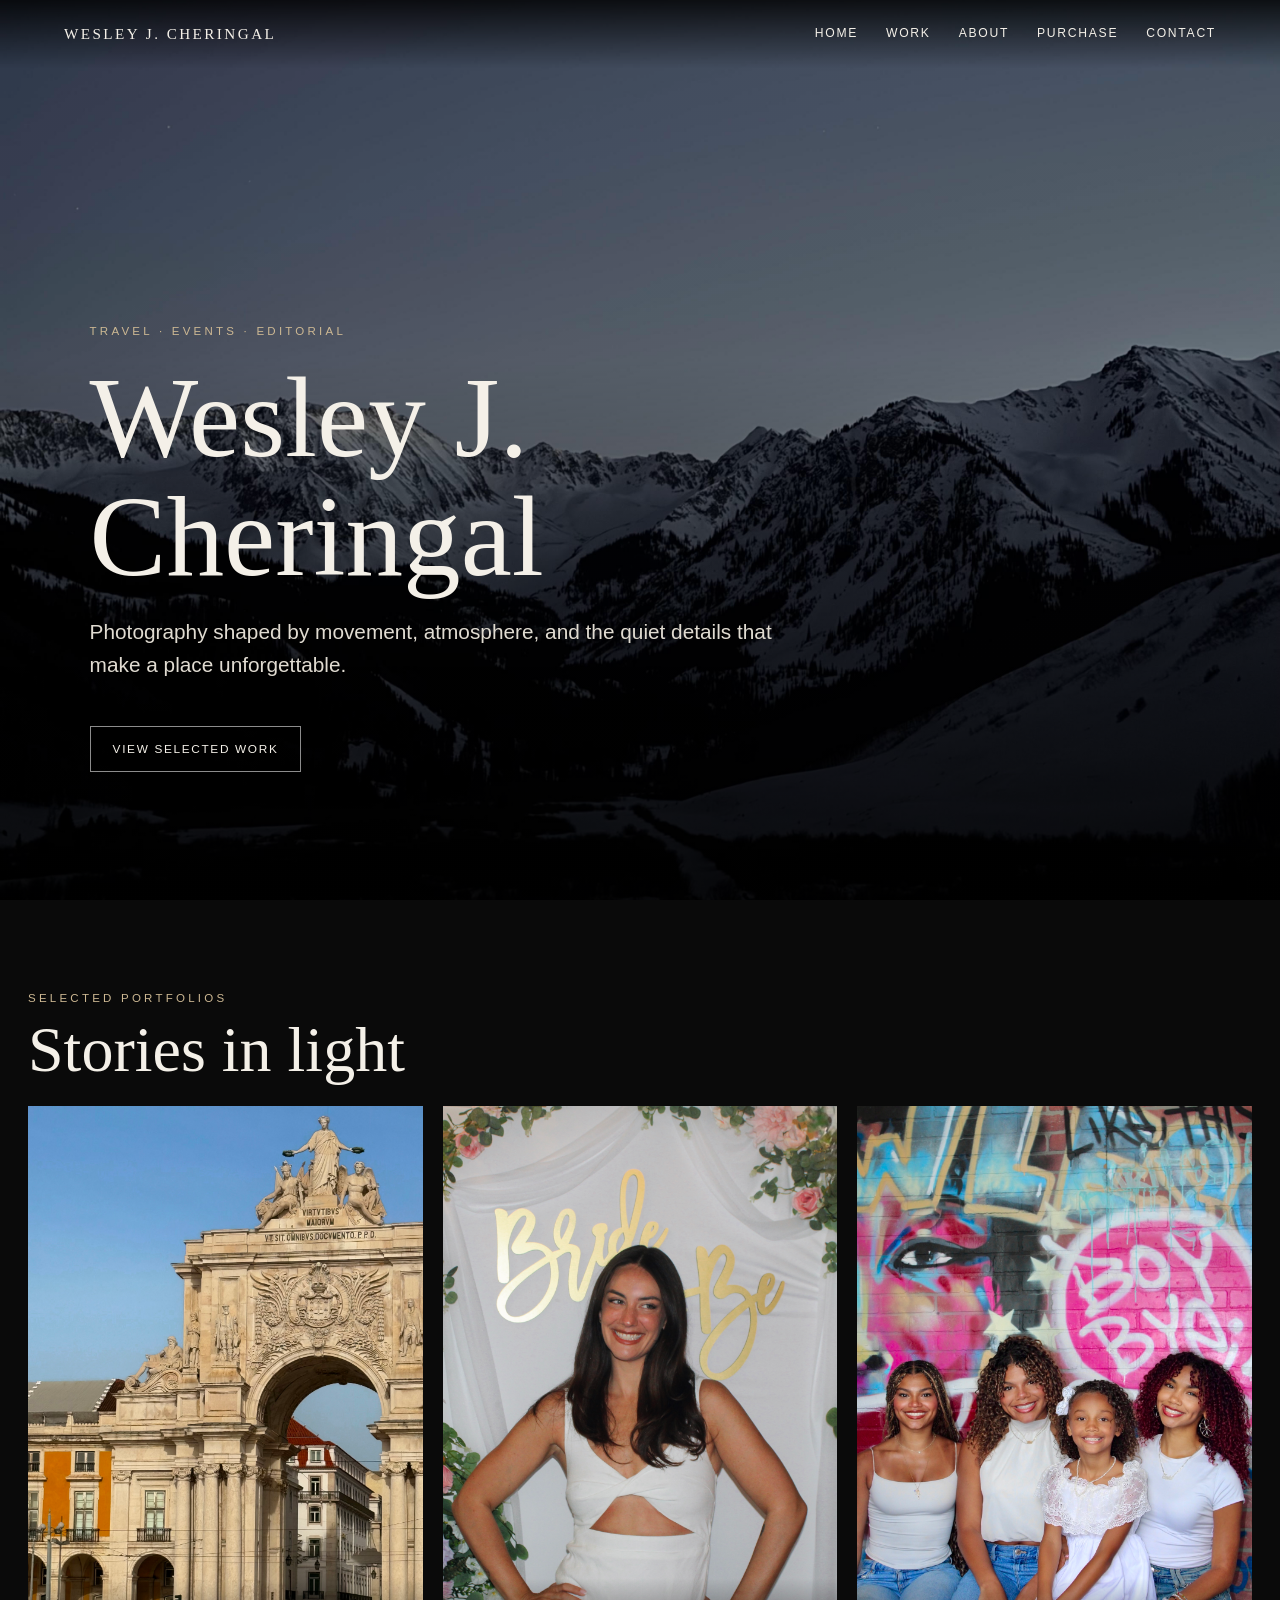
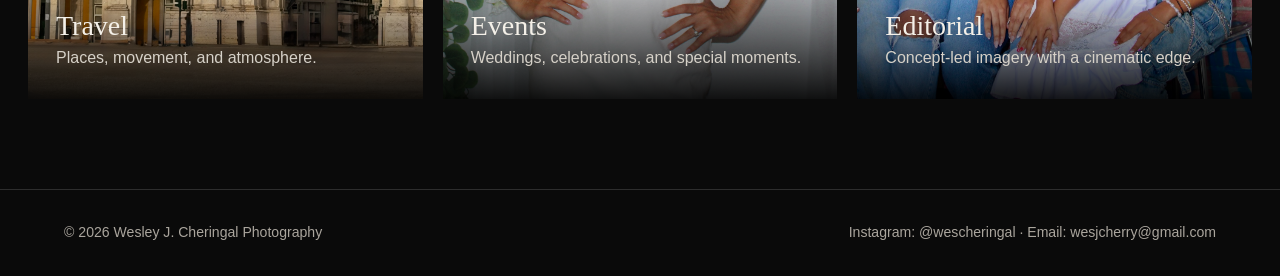
<file: index.html>
<!doctype html>
<html lang="en">

<head>
    <meta charset="utf-8">
    <meta name="viewport" content="width=device-width,initial-scale=1">
    <meta name="description" content="Photography portfolio by Wesley J. Cheringal">
    <title>Wesley J. Cheringal Photography</title>
    <link rel="stylesheet" href="assets/css/style.css">
</head>

<body>
    <header class="site-header"><a class="logo" href="index.html">Wesley J. Cheringal</a><button
            class="menu">Menu</button>
        <nav class="nav"><a href="index.html">Home</a><a href="work.html">Work</a><a href="about.html">About</a><a  
            href="shop.html">Purchase</a><a href="contact.html">Contact</a></nav>
    </header>
    <main>
        <section class="hero">
            <div class="hero-content fade">
                <div class="eyebrow">Travel · Events · Editorial</div>
                <h1>Wesley J.<br>Cheringal</h1>
                <p class="lead">Photography shaped by movement, atmosphere, and the quiet details that make a place
                    unforgettable.</p><a class="button" href="work.html">View selected work</a>
            </div>
        </section>
        <section class="section fade">
            <div class="eyebrow">Selected portfolios</div>
            <h2>Stories in light</h2>
            <div class="category-grid">
                <a class="category-card" href="travel.html"><img src="images/travel/travel-1.jpg">
                    <div class="category-overlay">
                        <h3>Travel</h3>
                        <p>Places, movement, and atmosphere.</p>
                    </div>
                </a>
                <a class="category-card" href="events.html"><img src="images/events/home-events.jpg">
                    <div class="category-overlay">
                        <h3>Events</h3>
                        <p>Weddings, celebrations, and special moments.</p>
                    </div>
                </a>
                <a class="category-card" href="editorial.html"><img src="images/editorial/editorial-1.jpg">
                    <div class="category-overlay">
                        <h3>Editorial</h3>
                        <p>Concept-led imagery with a cinematic edge.</p>
                    </div>
                </a>
            </div>
        </section>
    </main>
    <footer class="footer"><span>© <span data-year></span> Wesley J. Cheringal Photography</span><span>Instagram:
            @wescheringal · Email: wesjcherry@gmail.com</span></footer>
    <script src="assets/js/main.js"></script>
</body>

</html>
</file>
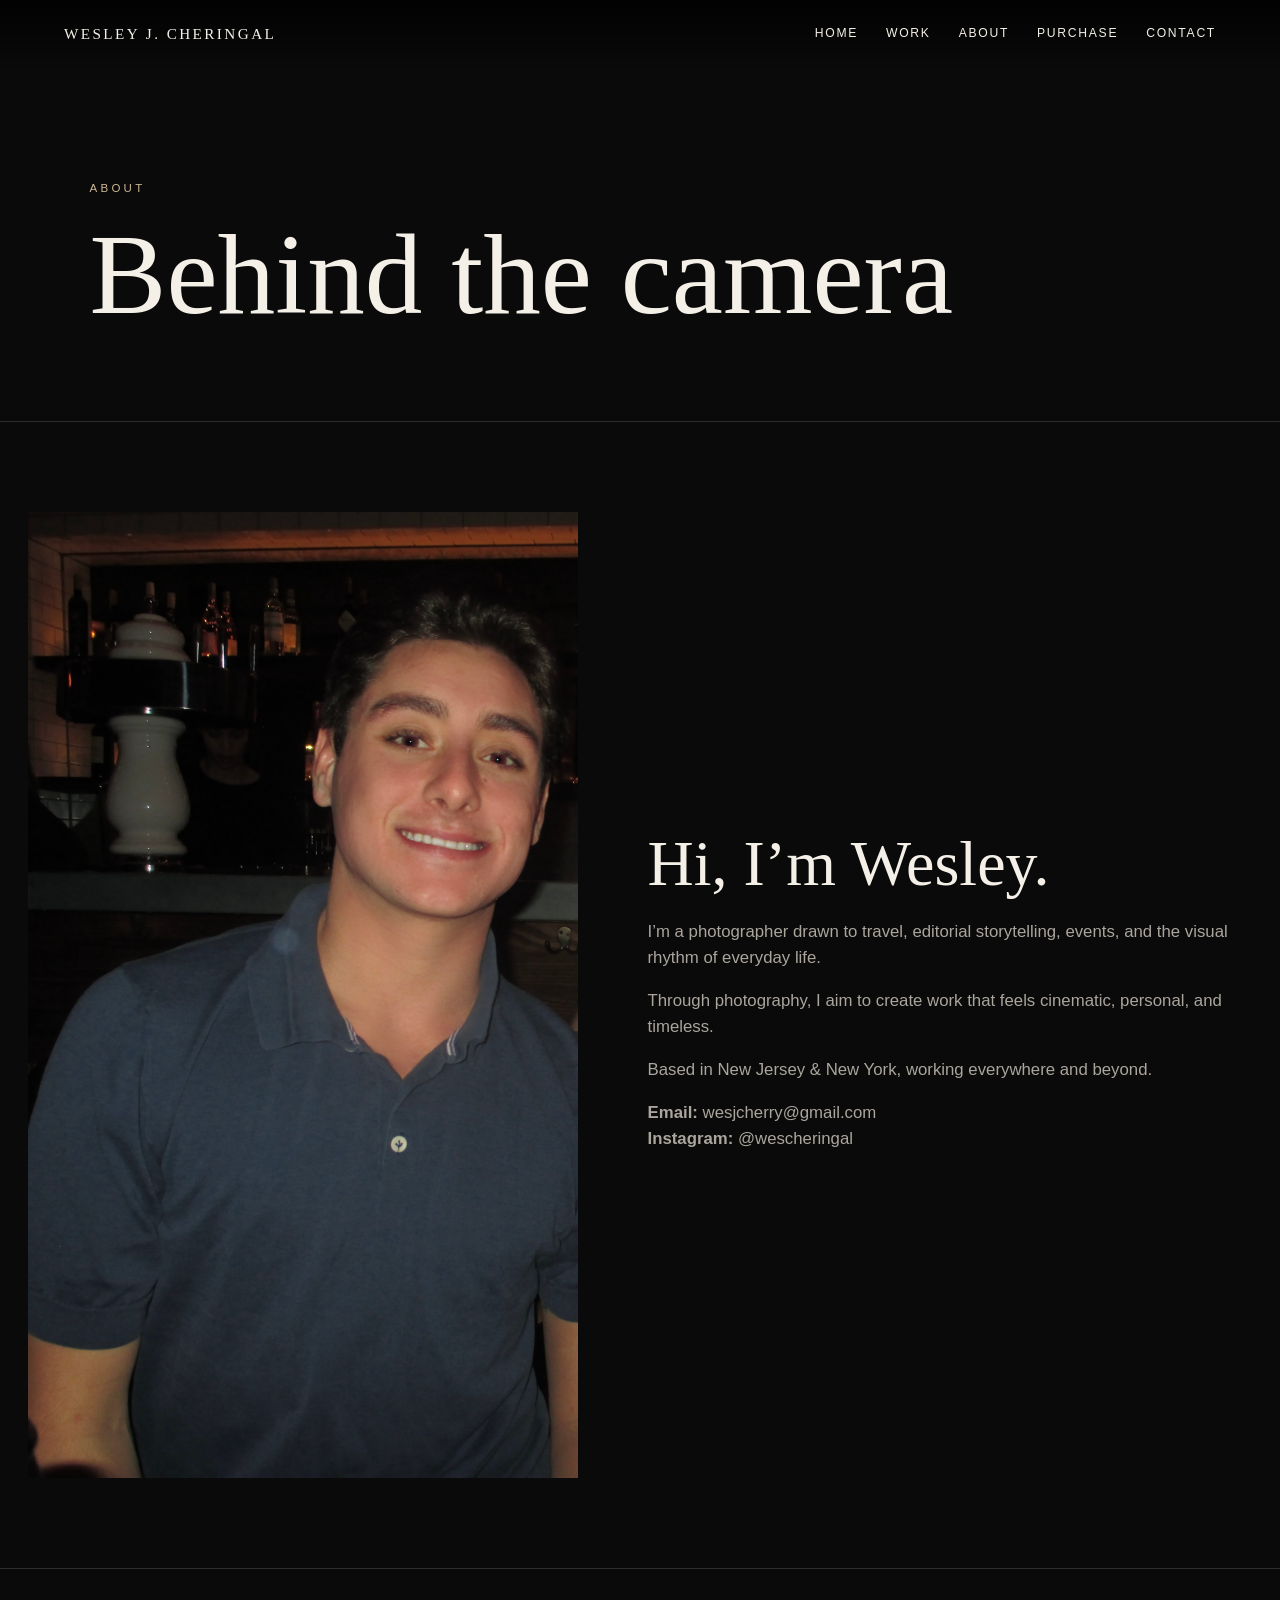
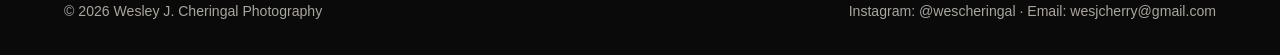
<file: about.html>
<!doctype html>
<html lang="en">

<head>
    <meta charset="utf-8">
    <meta name="viewport" content="width=device-width,initial-scale=1">
    <meta name="description" content="Photography portfolio by Wesley J. Cheringal">
    <title>About | Wesley J. Cheringal</title>
    <link rel="stylesheet" href="assets/css/style.css">
</head>

<body>
    <header class="site-header"><a class="logo" href="index.html">Wesley J. Cheringal</a><button
            class="menu">Menu</button>
        <nav class="nav"><a href="index.html">Home</a><a href="work.html">Work</a><a href="about.html">About</a><a
                href="shop.html">Purchase</a><a href="contact.html">Contact</a></nav>
    </header>
    <main>
        <section class="page-hero">
            <div class="eyebrow">About</div>
            <h1>Behind the camera</h1>
        </section>
        <section class="section about-grid">
            <div class="fade"><img src="images/about.jpg"></div>
            <div class="about-copy fade">
                <div class="eyebrow"></div>
                <h2>Hi, I’m Wesley.</h2>
                <p>I’m a photographer drawn to travel, editorial storytelling, events, and the visual rhythm of everyday
                    life.</p>
                <p>Through photography, I aim to create work that feels cinematic, personal, and timeless.</p>
                <p>Based in New Jersey & New York, working everywhere and beyond.</p>
                <p><strong>Email:</strong> wesjcherry@gmail.com<br><strong>Instagram:</strong> @wescheringal</p>
            </div>
        </section>
    </main>
    <footer class="footer"><span>© <span data-year></span> Wesley J. Cheringal Photography</span><span>Instagram:
            @wescheringal · Email: wesjcherry@gmail.com</span></footer>
    <script src="assets/js/main.js"></script>
</body>

</html>
</file>
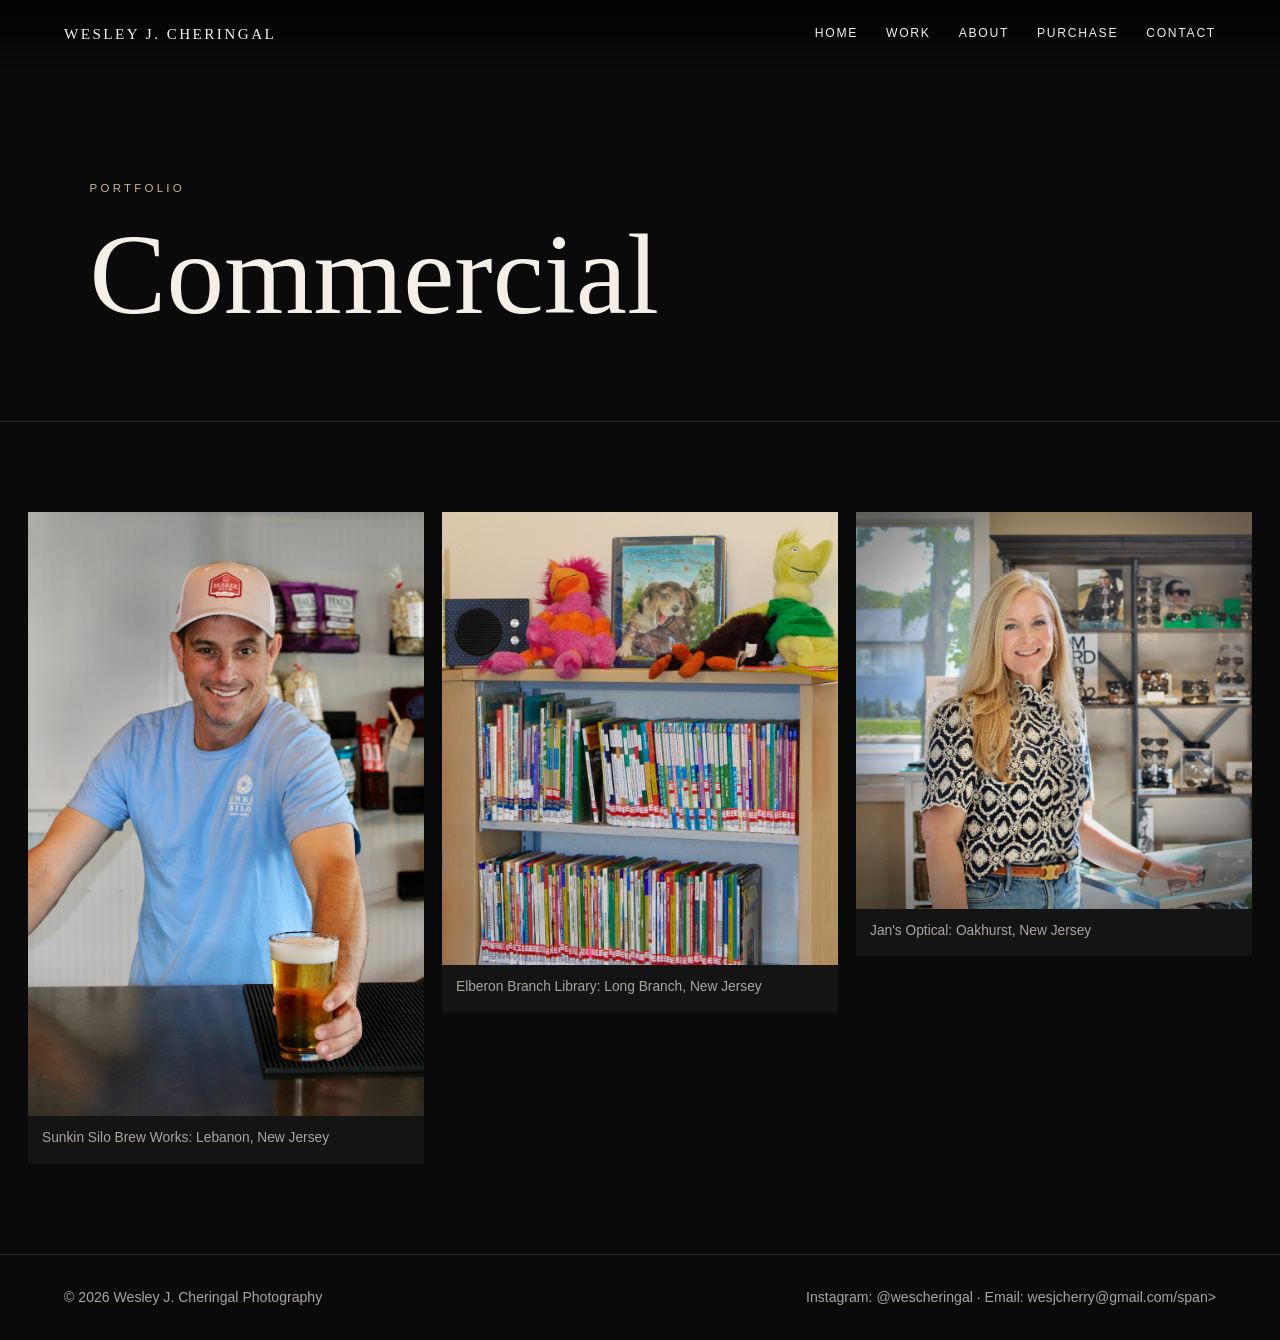
<file: commercial.html>
<!doctype html>
<html lang="en">

<head>
    <meta charset="utf-8">
    <meta name="viewport" content="width=device-width,initial-scale=1">
    <meta name="description" content="Photography portfolio by Wesley J. Cheringal">
    <title>Commercial | Wesley J. Cheringal</title>
    <link rel="stylesheet" href="assets/css/style.css">
</head>

<body>
    <header class="site-header"><a class="logo" href="index.html">Wesley J. Cheringal</a><button
            class="menu">Menu</button>
        <nav class="nav"><a href="index.html">Home</a><a href="work.html">Work</a><a href="about.html">About</a><a
                href="shop.html">Purchase</a><a href="contact.html">Contact</a></nav>
    </header>
    <main>
        <section class="page-hero">
            <div class="eyebrow">Portfolio</div>
            <h1>Commercial</h1>
        </section>
        <section class="section">
            <div class="gallery">
                <figure class="fade"><img src="images/commercial/cover-1.jpg">
                    <figcaption>Sunkin Silo Brew Works: Lebanon, New Jersey</figcaption>
                </figure>
                <figure class="fade"><img src="images/commercial/cover-2.jpg">
                    <figcaption>Elberon Branch Library: Long Branch, New Jersey</figcaption>
                </figure>
                <figure class="fade"><img src="images/commercial/cover-3.jpg">
                    <figcaption>Jan's Optical: Oakhurst, New Jersey</figcaption>
                </figure>
            </div>
        </section>
    </main>
    <footer class="footer"><span>© <span data-year></span> Wesley J. Cheringal Photography</span><span>Instagram:
            @wescheringal · Email: wesjcherry@gmail.com/span></footer>
    <script src="assets/js/main.js"></script>
</body>

</html>
</file>
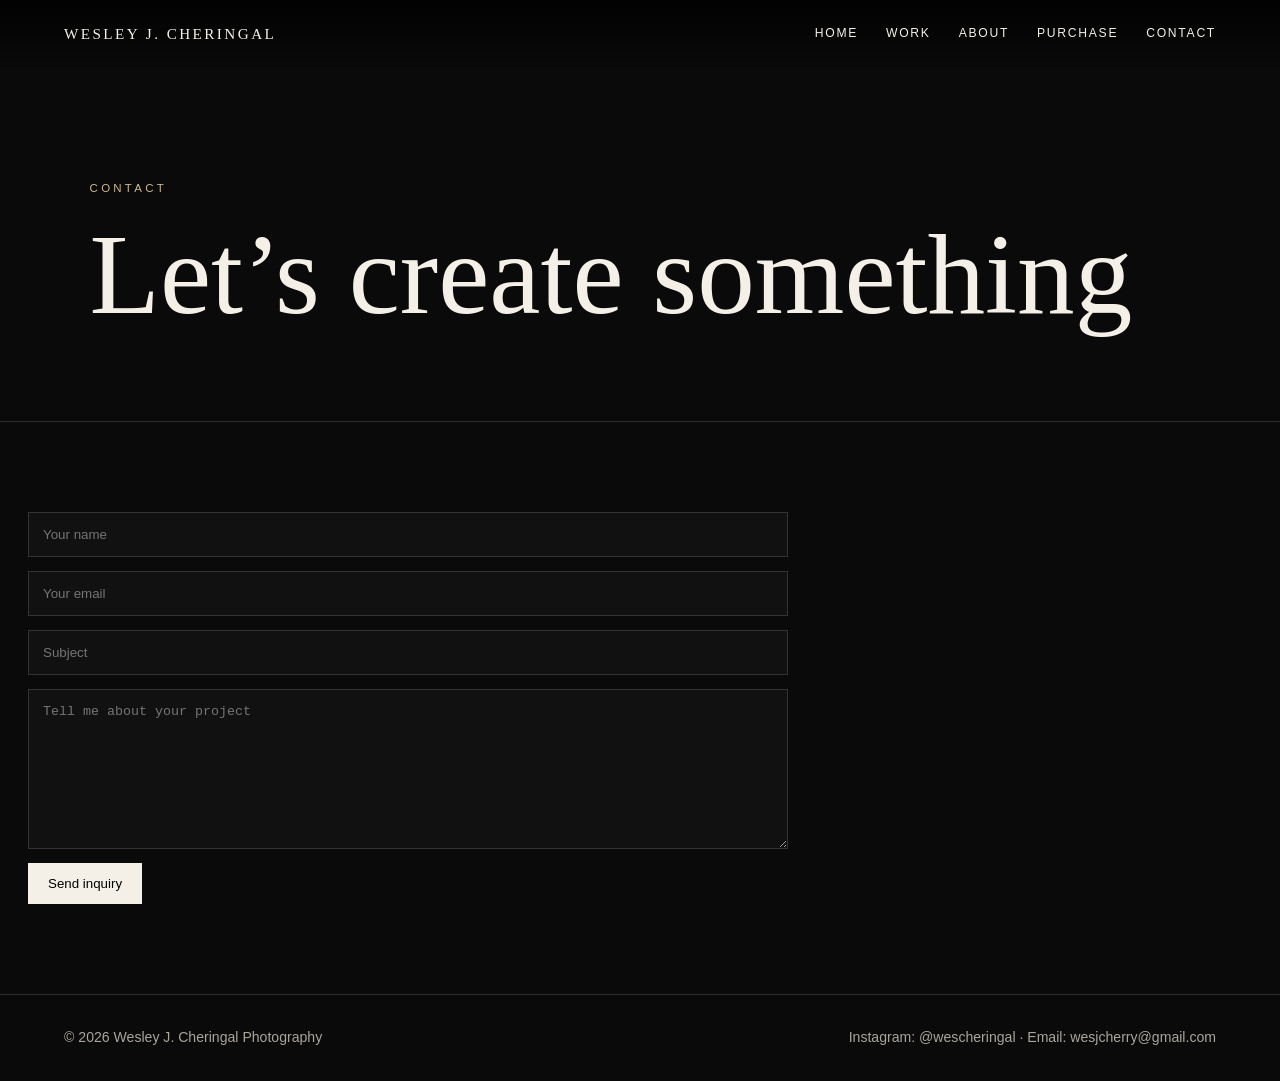
<file: contact.html>
<!doctype html><html lang="en"><head><meta charset="utf-8"><meta name="viewport" content="width=device-width,initial-scale=1"><meta name="description" content="Photography portfolio by Wesley J. Cheringal"><title>Contact | Wesley J. Cheringal</title><link rel="stylesheet" href="assets/css/style.css"></head><body><header class="site-header"><a class="logo" href="index.html">Wesley J. Cheringal</a><button class="menu">Menu</button><nav class="nav"><a href="index.html">Home</a><a href="work.html">Work</a><a href="about.html">About</a><a href="shop.html">Purchase</a><a href="contact.html">Contact</a></nav></header><main><section class="page-hero"><div class="eyebrow">Contact</div><h1>Let’s create something</h1></section><section class="section"><form class="contact-form"><input placeholder="Your name"><input type="email" placeholder="Your email"><input placeholder="Subject"><textarea placeholder="Tell me about your project"></textarea><button type="button">Send inquiry</button></form></section></main><footer class="footer"><span>© <span data-year></span> Wesley J. Cheringal Photography</span><span>Instagram: @wescheringal · Email: wesjcherry@gmail.com</span></footer><script src="assets/js/main.js"></script></body></html>
</file>
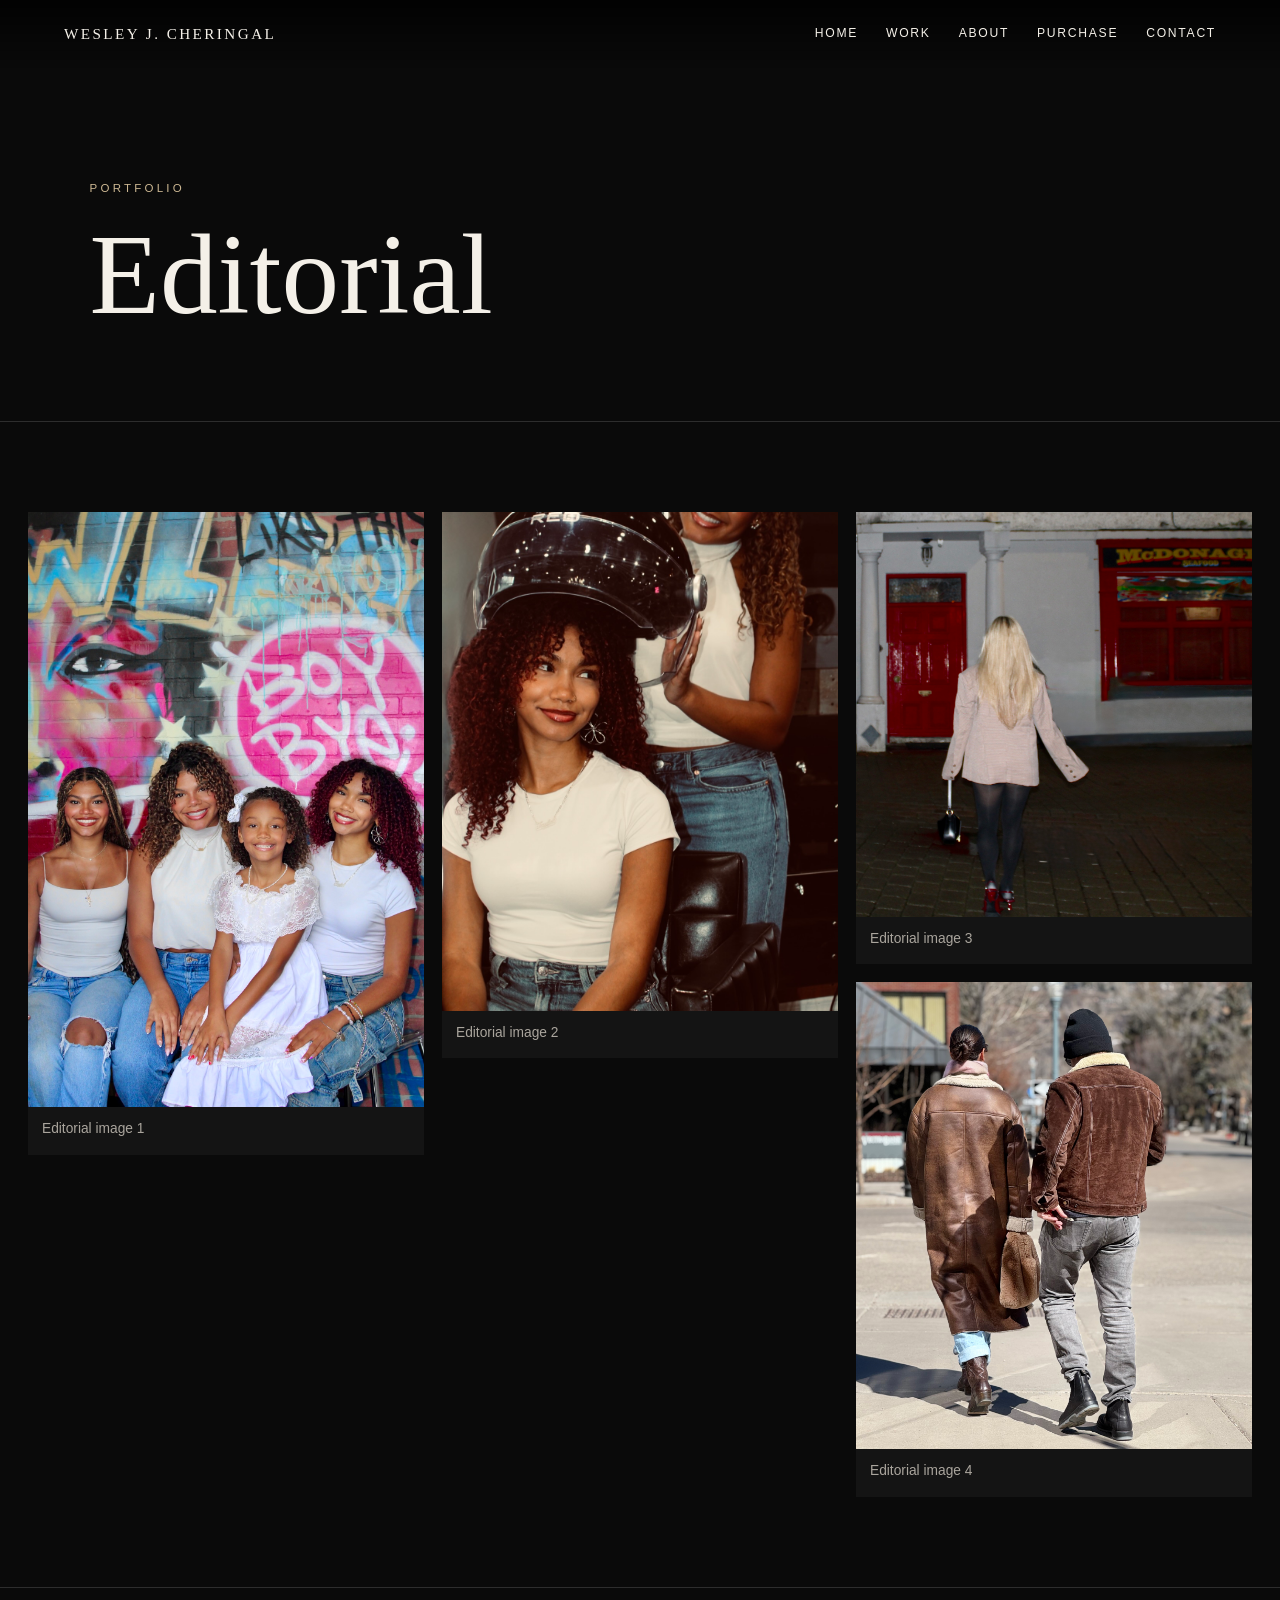
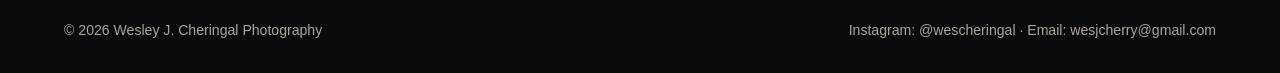
<file: editorial.html>
<!doctype html>
<html lang="en">

<head>
    <meta charset="utf-8">
    <meta name="viewport" content="width=device-width,initial-scale=1">
    <meta name="description" content="Photography portfolio by Wesley J. Cheringal">
    <title>Editorial | Wesley J. Cheringal</title>
    <link rel="stylesheet" href="assets/css/style.css">
</head>

<body>
    <header class="site-header"><a class="logo" href="index.html">Wesley J. Cheringal</a><button
            class="menu">Menu</button>
        <nav class="nav"><a href="index.html">Home</a><a href="work.html">Work</a><a href="about.html">About</a><a
                href="shop.html">Purchase</a><a href="contact.html">Contact</a></nav>
    </header>
    <main>
        <section class="page-hero">
            <div class="eyebrow">Portfolio</div>
            <h1>Editorial</h1>
        </section>
        <section class="section">
            <div class="gallery">
                <figure class="fade"><img src="images/editorial/editorial-1.jpg">
                    <figcaption>Editorial image 1</figcaption>
                </figure>
                <figure class="fade"><img src="images/editorial/editorial-2.jpg">
                    <figcaption>Editorial image 2</figcaption>
                </figure>
                <figure class="fade"><img src="images/editorial/editorial-3.jpg">
                    <figcaption>Editorial image 3</figcaption>
                </figure>
                <figure class="fade"><img src="images/editorial/editorial-4.jpg">
                    <figcaption>Editorial image 4</figcaption>
                </figure>
            </div>
        </section>
    </main>
    <footer class="footer"><span>© <span data-year></span> Wesley J. Cheringal Photography</span><span>Instagram:
            @wescheringal · Email: wesjcherry@gmail.com</span></footer>
    <script src="assets/js/main.js"></script>
</body>

</html>
</file>
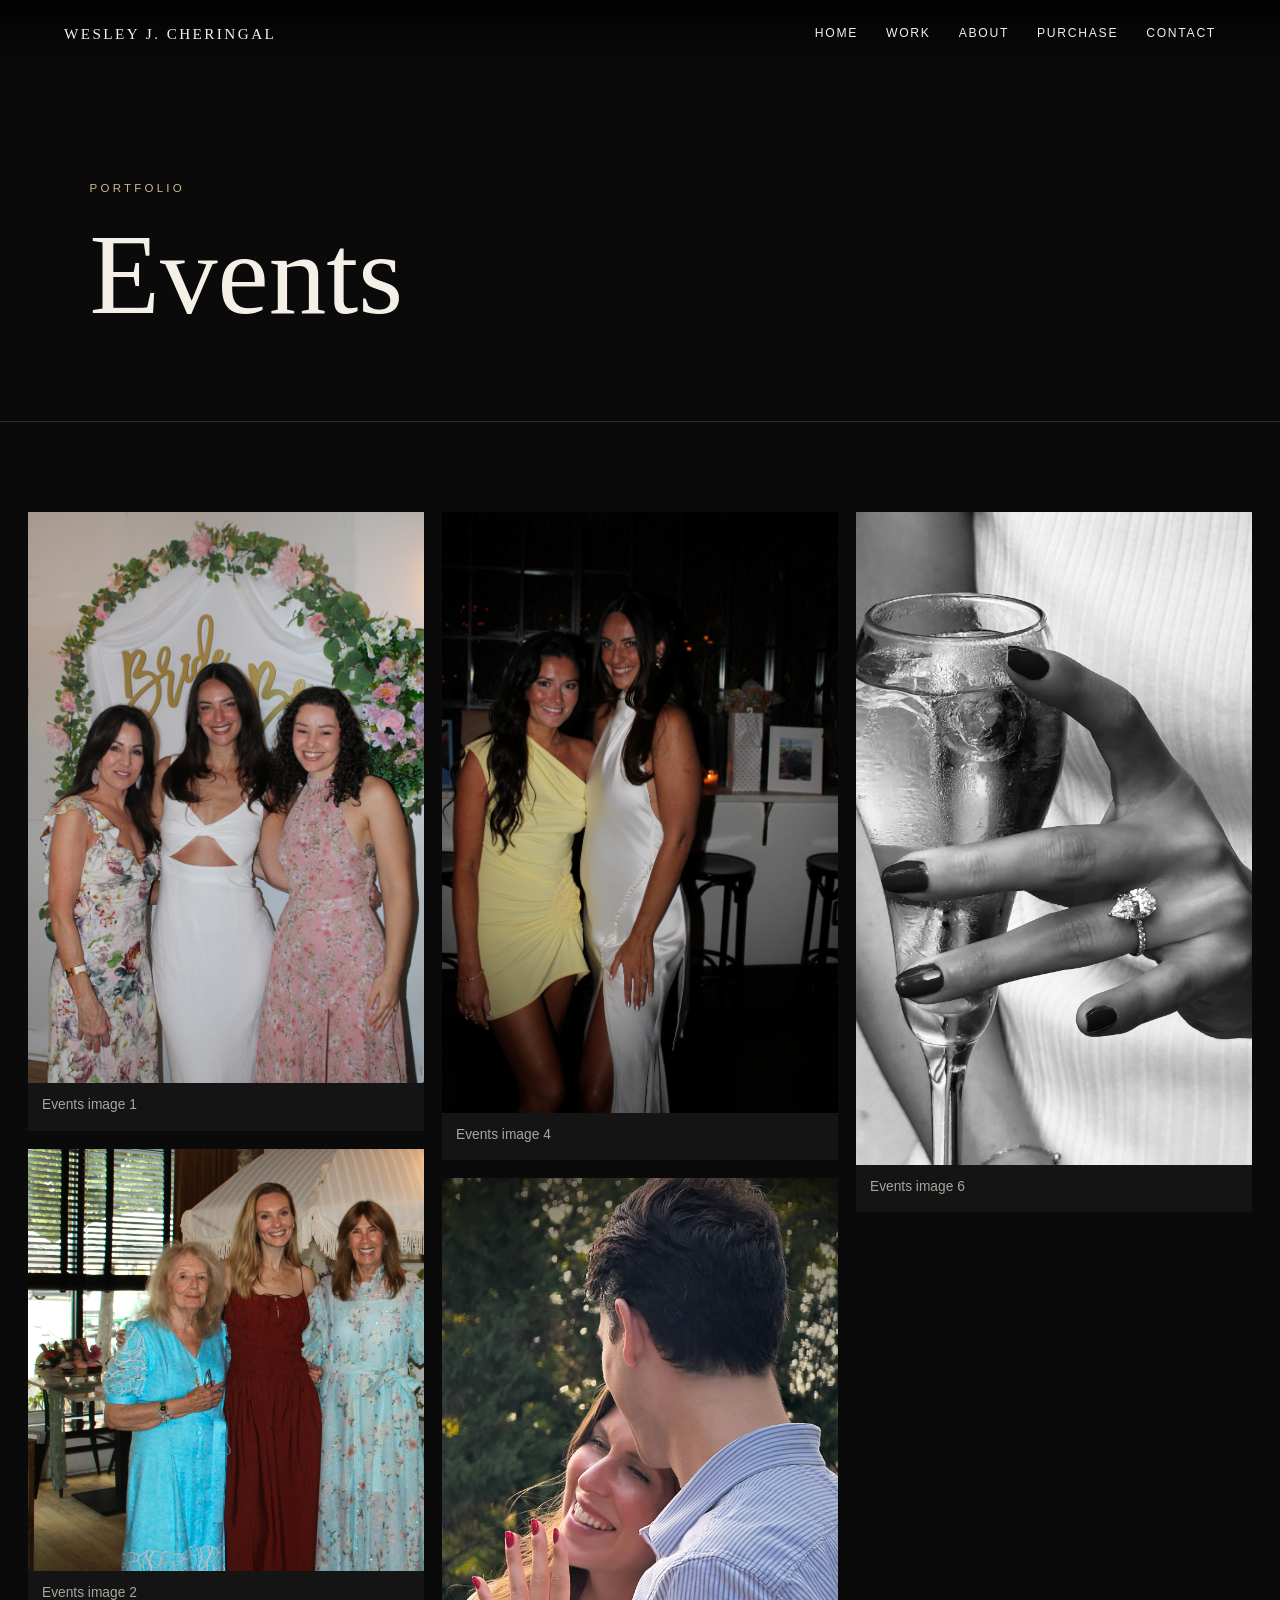
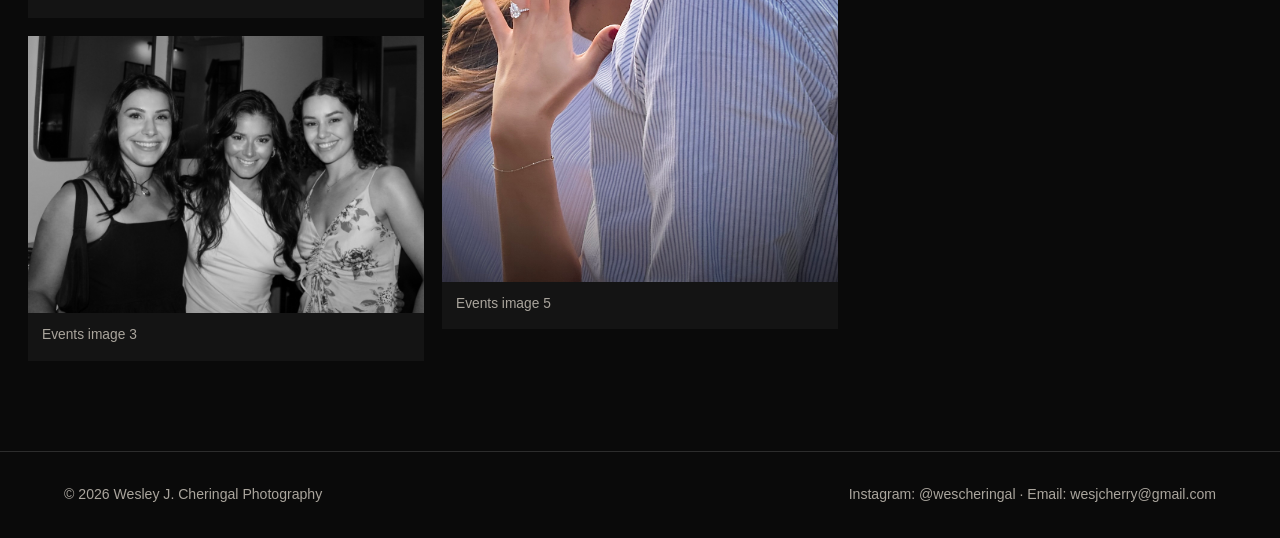
<file: events.html>
<!doctype html>
<html lang="en">

<head>
    <meta charset="utf-8">
    <meta name="viewport" content="width=device-width,initial-scale=1">
    <meta name="description" content="Photography portfolio by Wesley J. Cheringal">
    <title>Events | Wesley J. Cheringal</title>
    <link rel="stylesheet" href="assets/css/style.css">
</head>

<body>
    <header class="site-header"><a class="logo" href="index.html">Wesley J. Cheringal</a><button
            class="menu">Menu</button>
        <nav class="nav"><a href="index.html">Home</a><a href="work.html">Work</a><a href="about.html">About</a><a
                href="shop.html">Purchase</a><a href="contact.html">Contact</a></nav>
    </header>
    <main>
        <section class="page-hero">
            <div class="eyebrow">Portfolio</div>
            <h1>Events</h1>
        </section>
        <section class="section">
            <div class="gallery">
                <figure class="fade"><img src="images/events/event-1.jpg">
                    <figcaption>Events image 1</figcaption>
                </figure>
                <figure class="fade"><img src="images/events/event-2.jpg">
                    <figcaption>Events image 2</figcaption>
                </figure>
                <figure class="fade"><img src="images/events/event-3.jpg">
                    <figcaption>Events image 3</figcaption>
                </figure>
                <figure class="fade"><img src="images/events/event-4.jpg">
                    <figcaption>Events image 4</figcaption>
                </figure>
                <figure class="fade"><img src="images/events/event-5.jpg">
                    <figcaption>Events image 5</figcaption>
                </figure>
                <figure class="fade"><img src="images/events/event-6.jpg">
                    <figcaption>Events image 6</figcaption>
                </figure>
            </div>
        </section>
    </main>
    <footer class="footer"><span>© <span data-year></span> Wesley J. Cheringal Photography</span><span>Instagram:
            @wescheringal · Email: wesjcherry@gmail.com</span></footer>
    <script src="assets/js/main.js"></script>
</body>

</html>
</file>
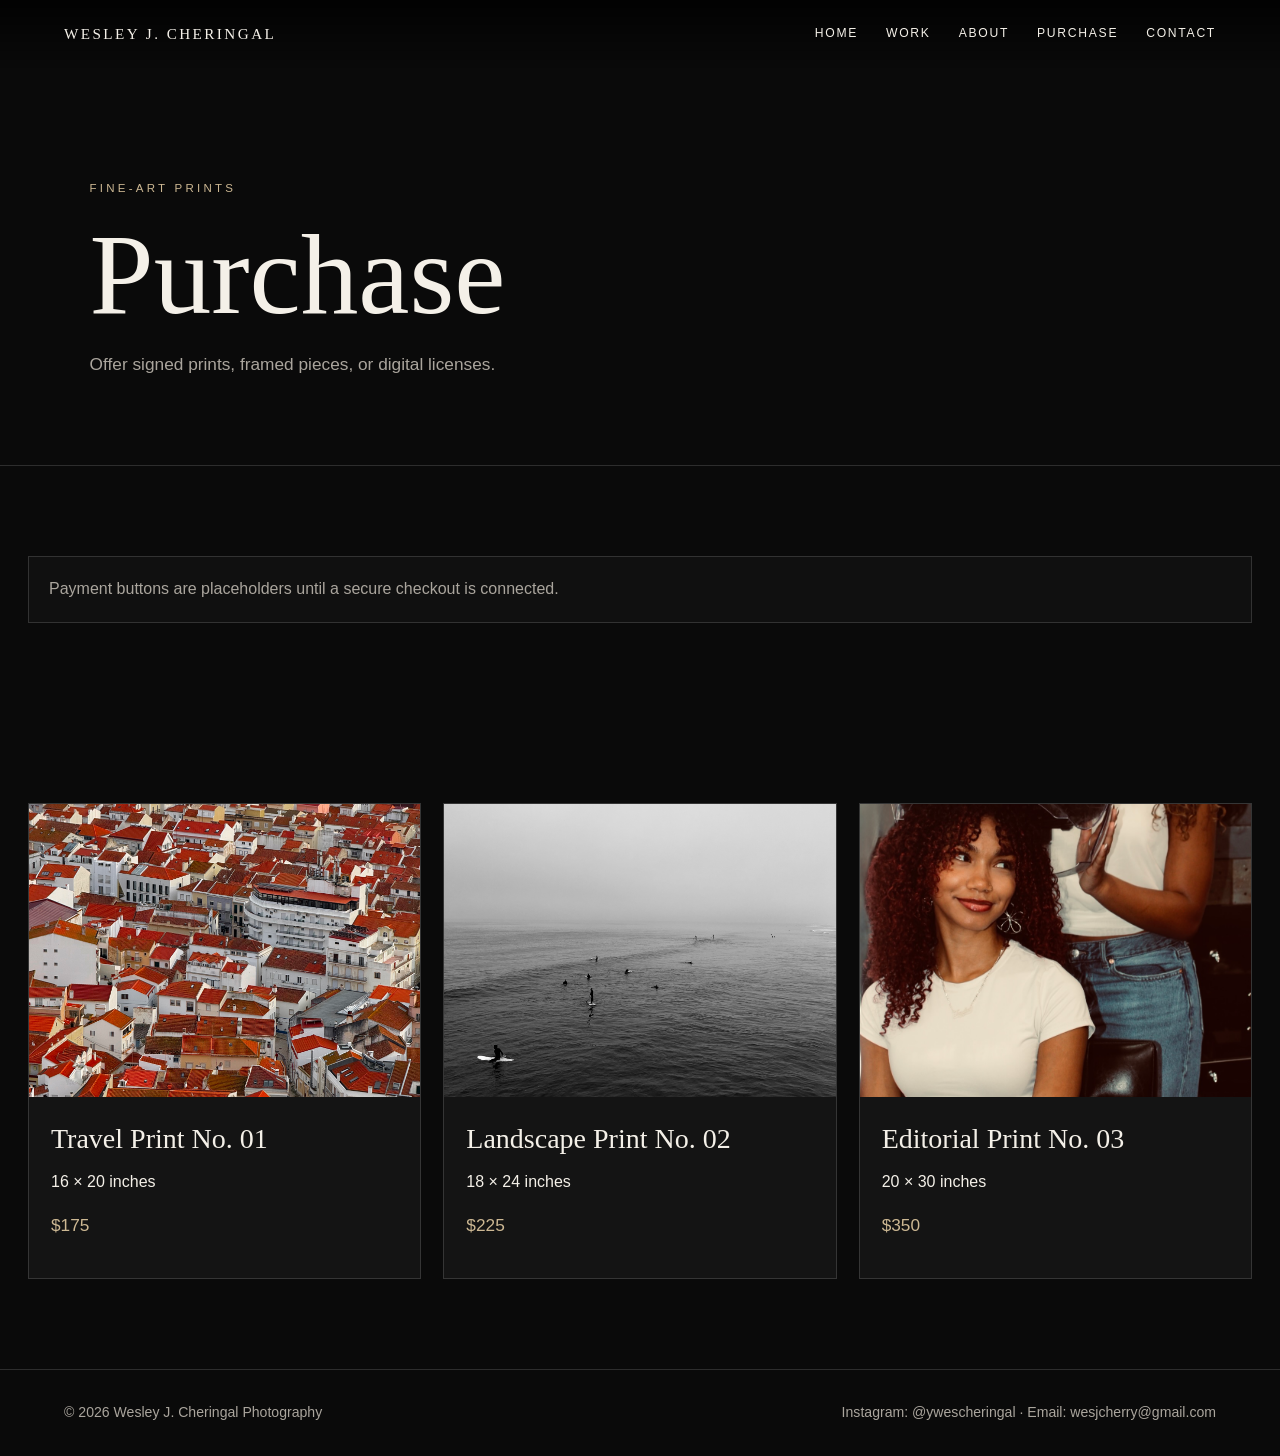
<file: shop.html>
<!doctype html><html lang="en"><head><meta charset="utf-8"><meta name="viewport" content="width=device-width,initial-scale=1"><meta name="description" content="Photography portfolio by Wesley J. Cheringal"><title>Purchase | Wesley J. Cheringal</title><link rel="stylesheet" href="assets/css/style.css"></head><body><header class="site-header"><a class="logo" href="index.html">Wesley J. Cheringal</a><button class="menu">Menu</button><nav class="nav"><a href="index.html">Home</a><a href="work.html">Work</a><a href="about.html">About</a><a href="shop.html">Purchase</a><a href="contact.html">Contact</a></nav></header><main><section class="page-hero"><div class="eyebrow">Fine-art prints</div><h1>Purchase</h1><p>Offer signed prints, framed pieces, or digital licenses.</p></section><section class="section"><div class="notice">Payment buttons are placeholders until a secure checkout is connected.</div></section><section class="section"><div class="shop-grid">
<article class="shop-card"><img src="images/travel/travel-2.jpg"><div class="shop-copy"><h3>Travel Print No. 01</h3><p>16 × 20 inches</p><p class="price">$175</p></div></article>
<article class="shop-card"><img src="images/landscapes/landscape-2.jpg"><div class="shop-copy"><h3>Landscape Print No. 02</h3><p>18 × 24 inches</p><p class="price">$225</p></div></article>
<article class="shop-card"><img src="images/editorial/editorial-2.jpg"><div class="shop-copy"><h3>Editorial Print No. 03</h3><p>20 × 30 inches</p><p class="price">$350</p></div></article>
</div></section></main><footer class="footer"><span>© <span data-year></span> Wesley J. Cheringal Photography</span><span>Instagram: @ywescheringal · Email: wesjcherry@gmail.com</span></footer><script src="assets/js/main.js"></script></body></html>
</file>
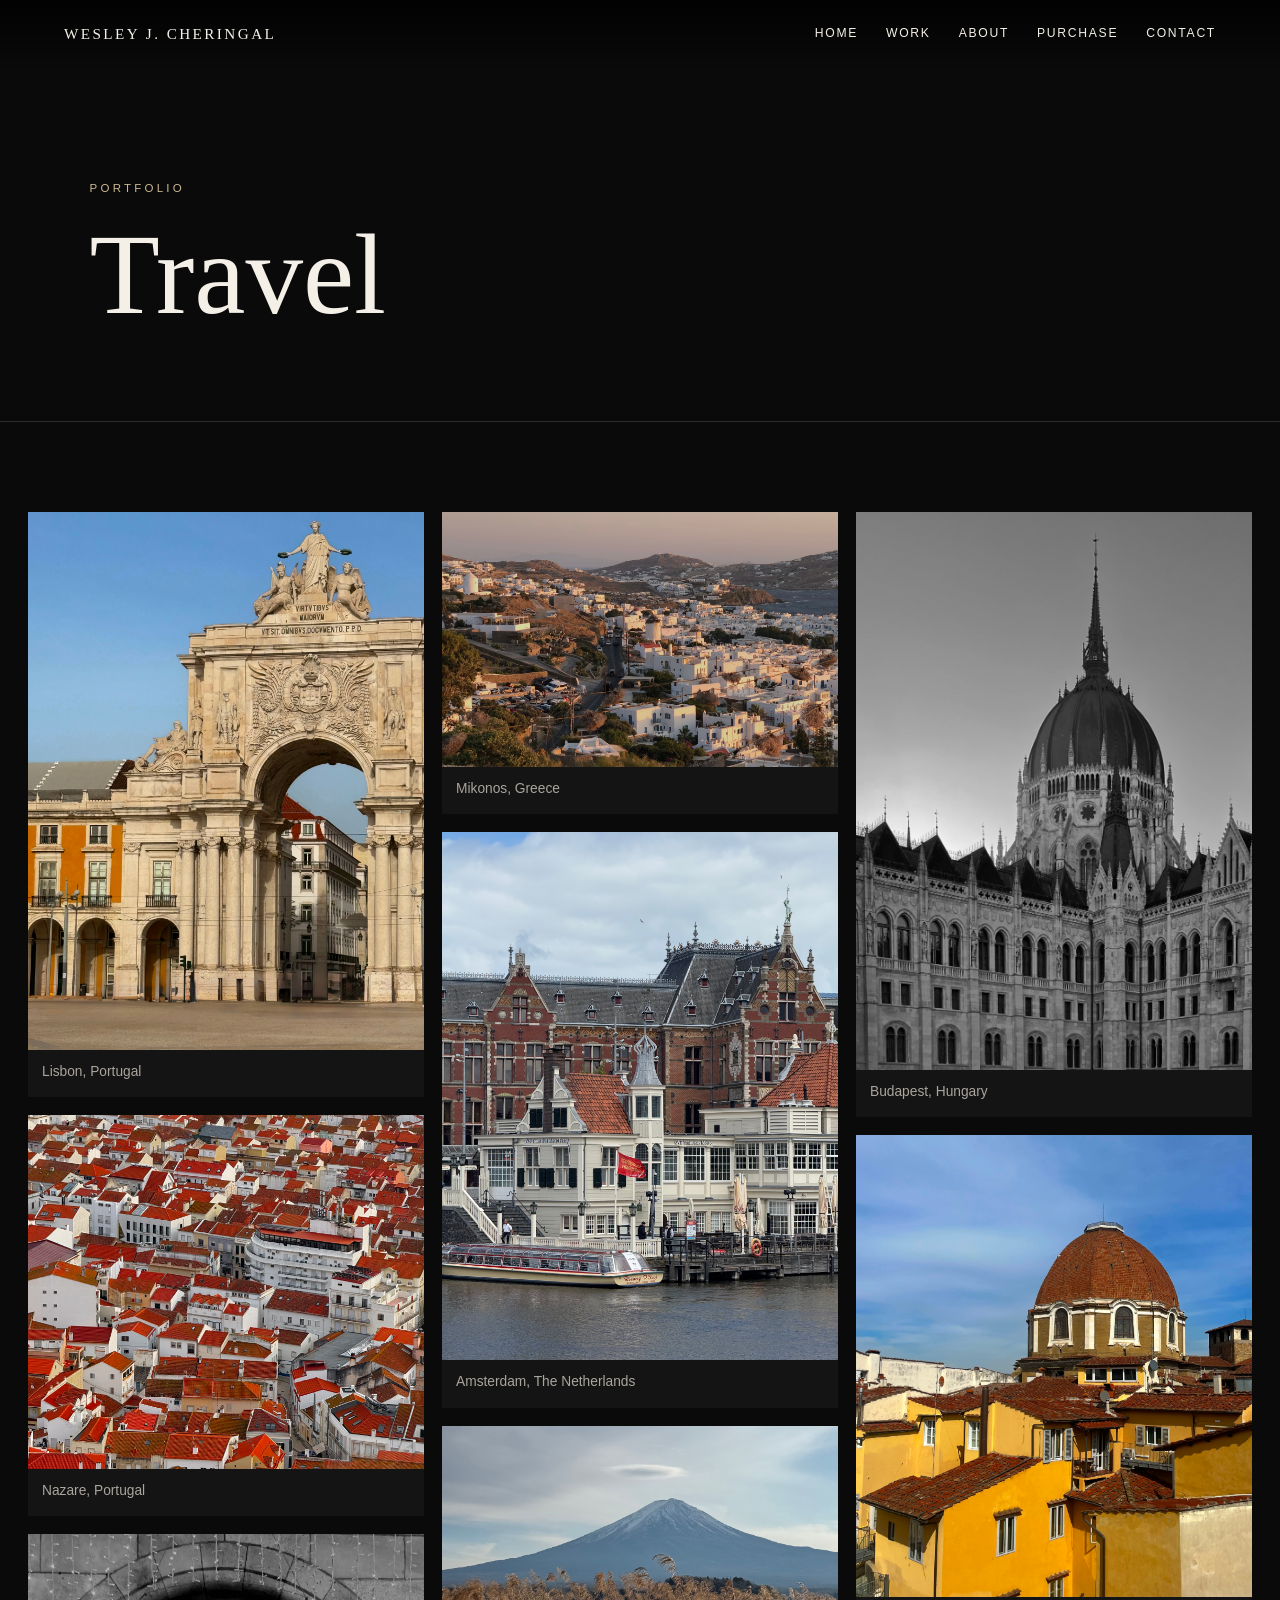
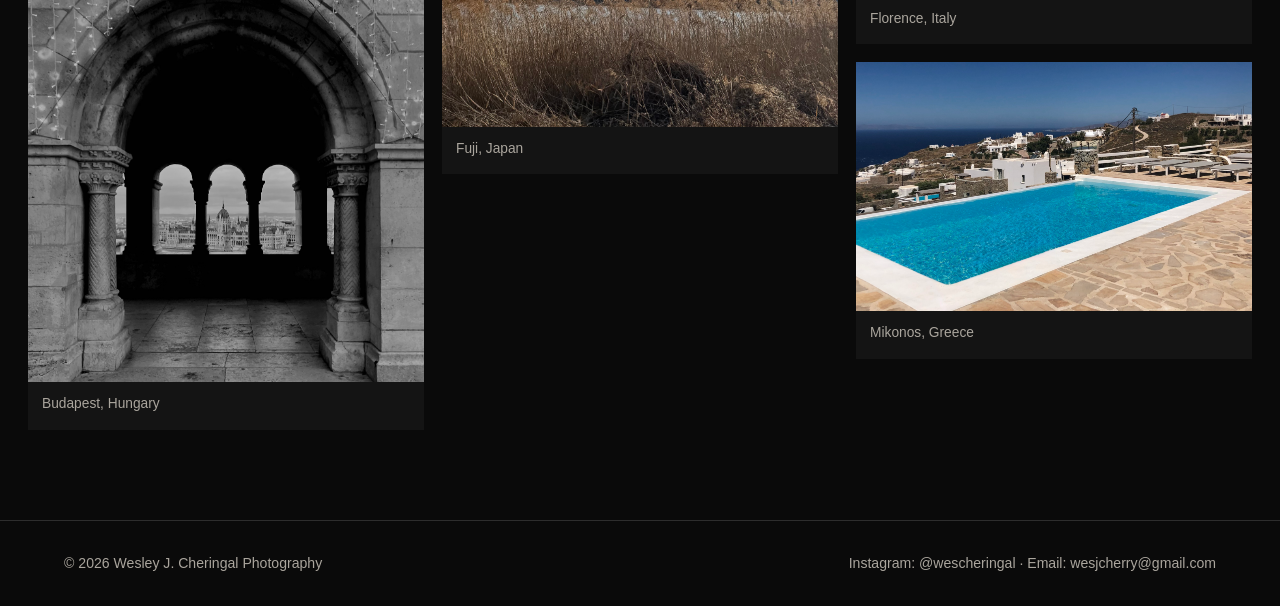
<file: travel.html>
<!doctype html>
<html lang="en">

<head>
    <meta charset="utf-8">
    <meta name="viewport" content="width=device-width,initial-scale=1">
    <meta name="description" content="Photography portfolio by Wesley J. Cheringal">
    <title>Travel | Wesley J. Cheringal</title>
    <link rel="stylesheet" href="assets/css/style.css">
</head>

<body>
    <header class="site-header"><a class="logo" href="index.html">Wesley J. Cheringal</a><button
            class="menu">Menu</button>
        <nav class="nav"><a href="index.html">Home</a><a href="work.html">Work</a><a href="about.html">About</a><a
                href="shop.html">Purchase</a><a href="contact.html">Contact</a></nav>
    </header>
    <main>
        <section class="page-hero">
            <div class="eyebrow">Portfolio</div>
            <h1>Travel</h1>
        </section>
        <section class="section">
            <div class="gallery">
                <figure class="fade"><img src="images/travel/travel-1.jpg">
                    <figcaption>Lisbon, Portugal</figcaption>
                </figure>
                <figure class="fade"><img src="images/travel/travel-2.jpg">
                    <figcaption>Nazare, Portugal</figcaption>
                </figure>
                <figure class="fade"><img src="images/travel/travel-3.jpg">
                    <figcaption>Budapest, Hungary</figcaption>
                </figure>
                <figure class="fade"><img src="images/travel/travel-4.jpg">
                    <figcaption>Mikonos, Greece</figcaption>
                </figure>
                <figure class="fade"><img src="images/travel/travel-5.jpg">
                    <figcaption>Amsterdam, The Netherlands</figcaption>
                </figure>
                <figure class="fade"><img src="images/travel/travel-6.jpg">
                    <figcaption>Fuji, Japan</figcaption>
                </figure>
                <figure class="fade"><img src="images/travel/travel-7.jpg">
                    <figcaption>Budapest, Hungary</figcaption>
                </figure>
                <figure class="fade"><img src="images/travel/travel-8.jpg">
                    <figcaption>Florence, Italy</figcaption>
                </figure>
                <figure class="fade"><img src="images/travel/travel-9.jpg">
                    <figcaption>Mikonos, Greece</figcaption>
                </figure>
            </div>
        </section>
    </main>
    <footer class="footer"><span>© <span data-year></span> Wesley J. Cheringal Photography</span><span>Instagram:
            @wescheringal · Email: wesjcherry@gmail.com</span></footer>
    <script src="assets/js/main.js"></script>
</body>

</html>
</file>
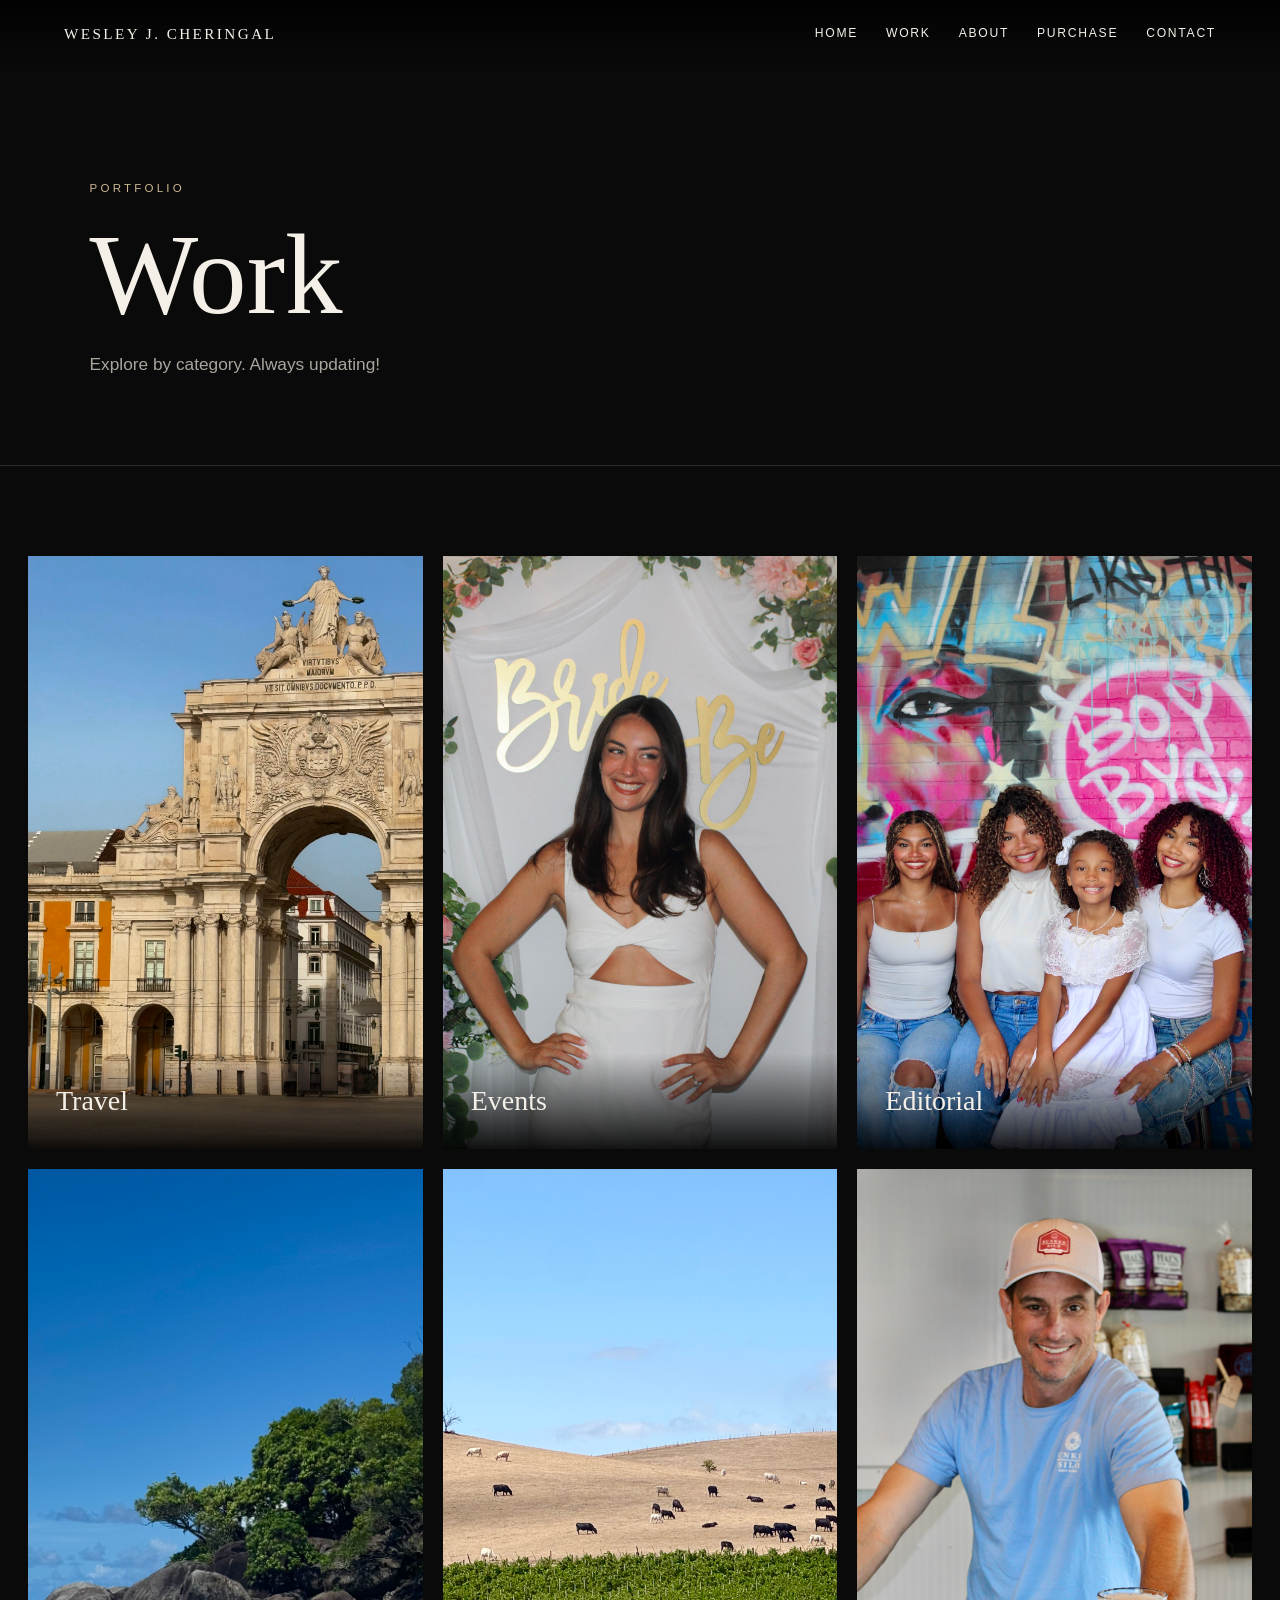
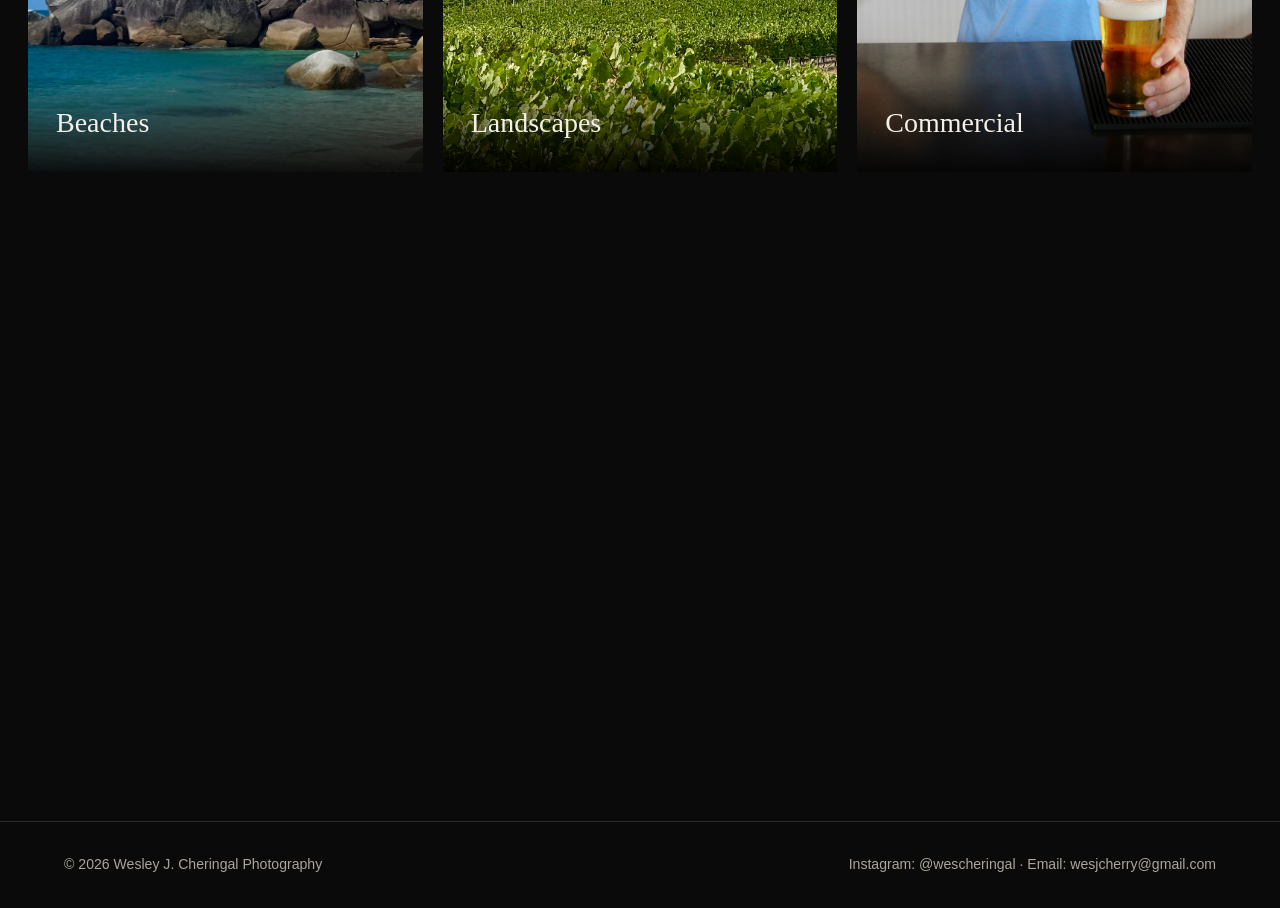
<file: work.html>
<!doctype html>
<html lang="en">

<head>
    <meta charset="utf-8">
    <meta name="viewport" content="width=device-width,initial-scale=1">
    <meta name="description" content="Photography portfolio by Wesley J. Cheringal">
    <title>Work | Wesley J. Cheringal</title>
    <link rel="stylesheet" href="assets/css/style.css">
</head>

<body>
    <header class="site-header"><a class="logo" href="index.html">Wesley J. Cheringal</a><button
            class="menu">Menu</button>
        <nav class="nav"><a href="index.html">Home</a><a href="work.html">Work</a><a href="about.html">About</a><a
                href="shop.html">Purchase</a><a href="contact.html">Contact</a></nav>
    </header>
    <main>
        <section class="page-hero">
            <div class="eyebrow">Portfolio</div>
            <h1>Work</h1>
            <p>Explore by category.
                Always updating!</p>
        </section>
        <section class="section">
            <div class="category-grid"><a class="category-card fade" href="travel.html"><img
                        src="images/travel/travel-1.jpg">
                    <div class="category-overlay">
                        <h3>Travel</h3>
                    </div>
                </a><a class="category-card fade" href="events.html"><img src="images/events/cover.jpg">
                    <div class="category-overlay">
                        <h3>Events</h3>
                    </div>
                </a><a class="category-card fade" href="editorial.html"><img src="images/editorial/editorial-1.jpg">
                    <div class="category-overlay">
                        <h3>Editorial</h3>
                    </div>
                </a><a class="category-card fade" href="beaches.html"><img src="images/beaches/beach-1.jpg">
                    <div class="category-overlay">
                        <h3>Beaches</h3>
                    </div>
                </a><a class="category-card fade" href="landscapes.html"><img src="images/landscapes/landscape-1.jpg">
                    <div class="category-overlay">
                        <h3>Landscapes</h3>
                    </div>
                </a><a class="category-card fade" href="commercial.html"><img src="images/commercial/cover-1.jpg">
                    <div class="category-overlay">
                        <h3>Commercial</h3>
                    </div>
                </a><a class="category-card fade" href="b-roll.html"><img src="images/b-roll/broll-1.jpg">
                    <div class="category-overlay">
                        <h3>B-Roll</h3>
                    </div>
                </a>
            </a><a class="category-card fade" href="hospitality.html"><img src="images/hospitality/hospitality-cover.jpg">
                    <div class="category-overlay">
                        <h3>Hospitality</h3>
                    </div>
                    <a class="category-card fade" href="wildlife.html"><img src="images/wildlife/wildlife-cover.jpg">
                    <div class="category-overlay">
                        <h3>Wildlife</h3>
                    </div>
                </a></div>
        </section>
    </main>
    <footer class="footer"><span>© <span data-year></span> Wesley J. Cheringal Photography</span><span>Instagram:
            @wescheringal · Email: wesjcherry@gmail.com</span></footer>
    <script src="assets/js/main.js"></script>
</body>

</html>
</file>
<file: assets/css/style.css>
:root{--bg:#0a0a0a;--panel:#141414;--text:#f4f0e8;--muted:#aaa59d;--accent:#cdb893;--line:rgba(255,255,255,.14);--max:1280px}
*{box-sizing:border-box}html{scroll-behavior:smooth}body{margin:0;background:var(--bg);color:var(--text);font-family:Arial,Helvetica,sans-serif;line-height:1.55}
img{display:block;width:100%}a{text-decoration:none;color:inherit}.site-header{position:fixed;z-index:50;top:0;left:0;right:0;display:flex;justify-content:space-between;align-items:center;padding:22px 5vw;background:linear-gradient(rgba(0,0,0,.8),transparent)}
.logo{font-family:Georgia,serif;letter-spacing:.16em;text-transform:uppercase;font-size:.95rem}.nav{display:flex;gap:28px}.nav a{font-size:.76rem;letter-spacing:.14em;text-transform:uppercase}.nav a:hover{color:var(--accent)}
.menu{display:none;background:transparent;color:var(--text);border:1px solid var(--line);padding:8px 12px}.hero{min-height:100vh;display:grid;align-items:end;padding:10vw 7vw;background:linear-gradient(to top,rgba(0,0,0,.82),rgba(0,0,0,.08) 60%),url("../../images/hero.jpeg") center/cover no-repeat}
.hero-content{max-width:850px}.eyebrow{text-transform:uppercase;letter-spacing:.28em;font-size:.72rem;color:var(--accent)}h1,h2,h3{font-family:Georgia,serif;font-weight:400;line-height:1.03}
h1{font-size:clamp(3.5rem,9vw,8.5rem);margin:.15em 0}h2{font-size:clamp(2.3rem,5vw,5rem);margin:.15em 0 .35em}h3{font-size:1.75rem;margin:.2em 0}.lead{font-size:clamp(1rem,2vw,1.3rem);max-width:700px;color:#e0dbd1}
.button{display:inline-block;margin-top:24px;border:1px solid rgba(255,255,255,.55);padding:13px 22px;text-transform:uppercase;letter-spacing:.14em;font-size:.74rem}.button:hover{background:var(--text);color:#111}
.page-hero{padding:180px 7vw 70px;border-bottom:1px solid var(--line)}.page-hero p{max-width:720px;color:var(--muted);font-size:1.08rem}.section{max-width:var(--max);margin:auto;padding:90px 28px}
.category-grid{display:grid;grid-template-columns:repeat(3,1fr);gap:20px}.category-card{position:relative;min-height:430px;overflow:hidden;background:var(--panel)}.category-card img{height:100%;object-fit:cover;transition:transform .7s ease}.category-card:hover img{transform:scale(1.035)}
.category-overlay{position:absolute;left:0;right:0;bottom:0;padding:28px;background:linear-gradient(transparent,rgba(0,0,0,.9))}.category-overlay p{margin:0;color:#d6d1c8}
.gallery{columns:3 320px;column-gap:18px}.gallery figure{break-inside:avoid;margin:0 0 18px;background:var(--panel)}.gallery figcaption{padding:11px 14px 15px;color:var(--muted);font-size:.86rem}
.about-grid{display:grid;grid-template-columns:1fr 1.1fr;gap:70px;align-items:center}.about-copy p{color:var(--muted);font-size:1.05rem}.shop-grid{display:grid;grid-template-columns:repeat(3,1fr);gap:22px}.shop-card{background:var(--panel);border:1px solid var(--line)}.shop-card img{aspect-ratio:4/3;object-fit:cover}.shop-copy{padding:22px}.price{color:var(--accent);font-size:1.08rem}
.notice{padding:20px;border:1px solid var(--line);color:var(--muted);background:#101010}.contact-form{display:grid;gap:14px;max-width:760px}.contact-form input,.contact-form textarea{padding:14px;background:#111;color:var(--text);border:1px solid var(--line)}.contact-form textarea{min-height:160px}.contact-form button{justify-self:start;background:var(--text);border:0;padding:13px 20px}
.footer{display:flex;justify-content:space-between;gap:24px;padding:32px 5vw;border-top:1px solid var(--line);color:var(--muted);font-size:.88rem}.fade{opacity:0;transform:translateY(18px);transition:.8s ease}.fade.show{opacity:1;transform:none}
@media(max-width:900px){.category-grid,.shop-grid{grid-template-columns:1fr 1fr}.about-grid{grid-template-columns:1fr}}@media(max-width:680px){.menu{display:block}.nav{display:none;position:absolute;right:5vw;top:70px;flex-direction:column;background:#111;border:1px solid var(--line);padding:18px}.nav.open{display:flex}.category-grid,.shop-grid{grid-template-columns:1fr}.footer{flex-direction:column}}
</file>
